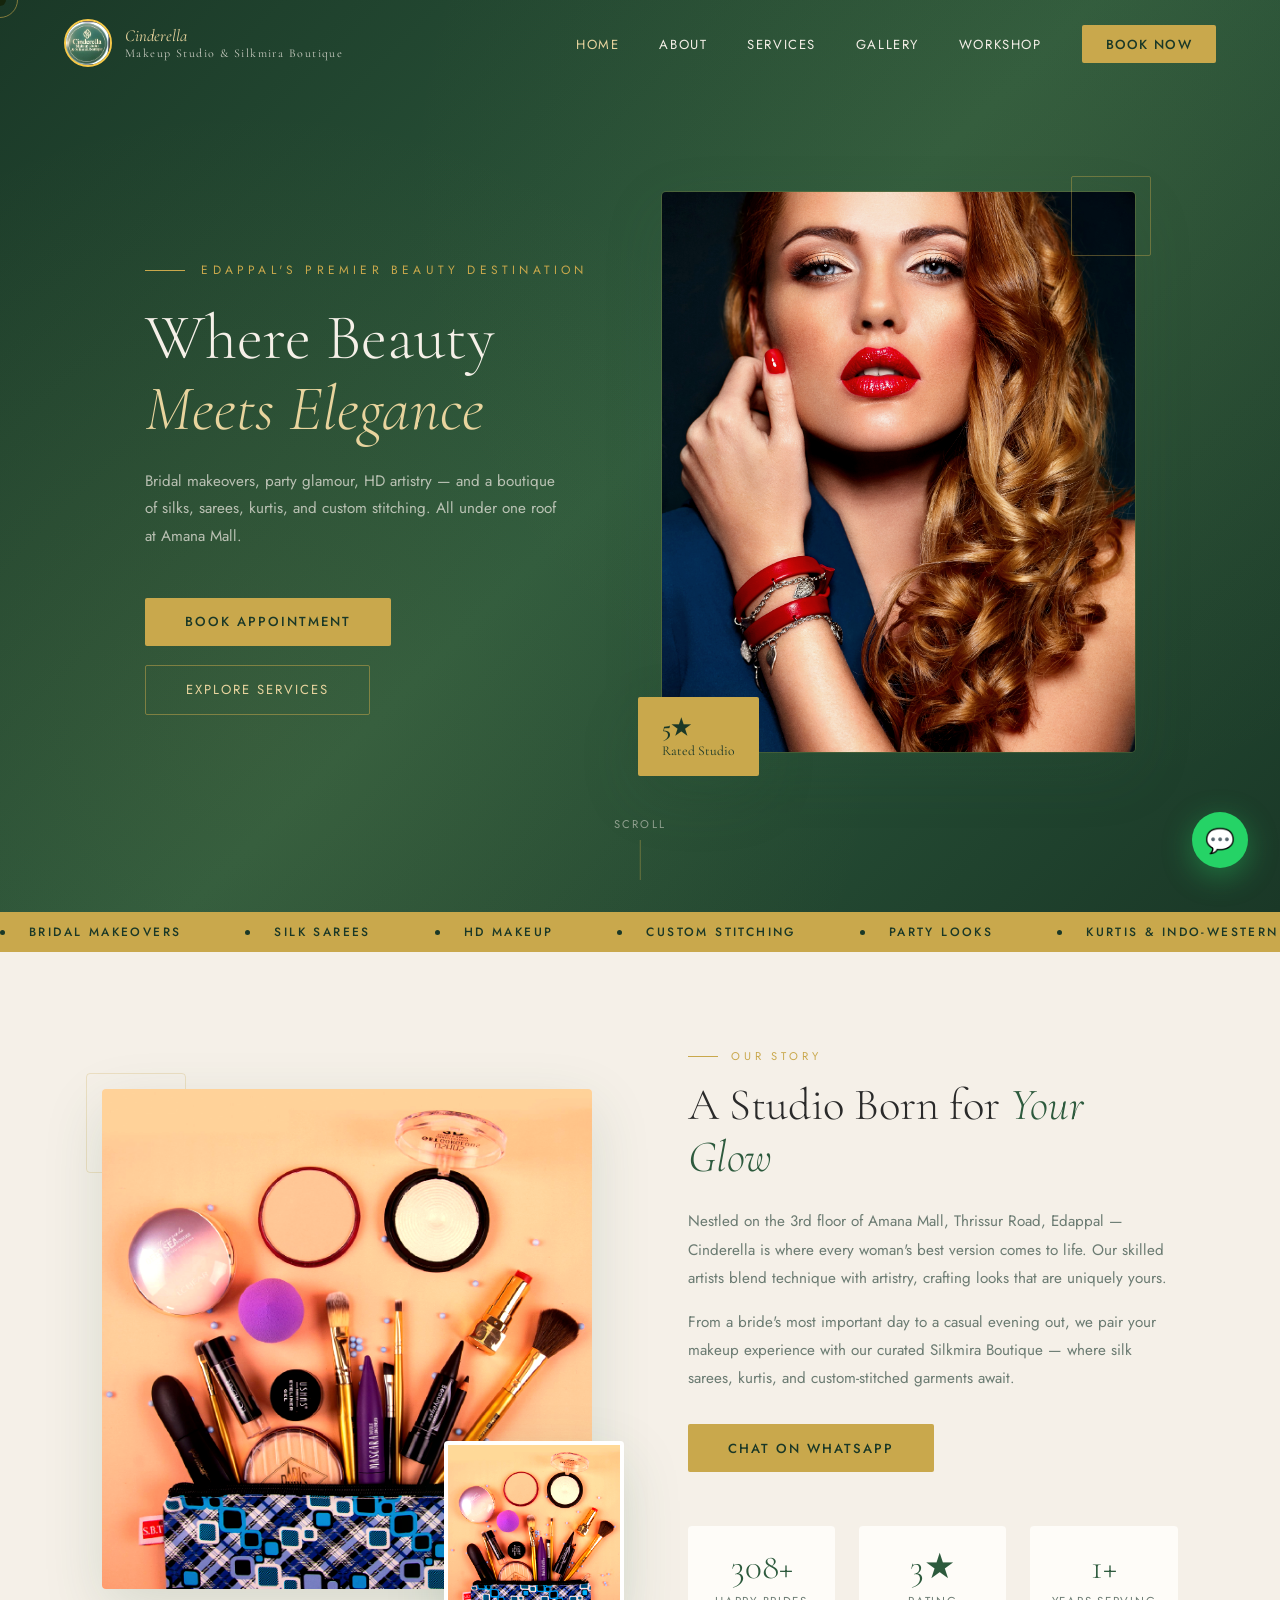
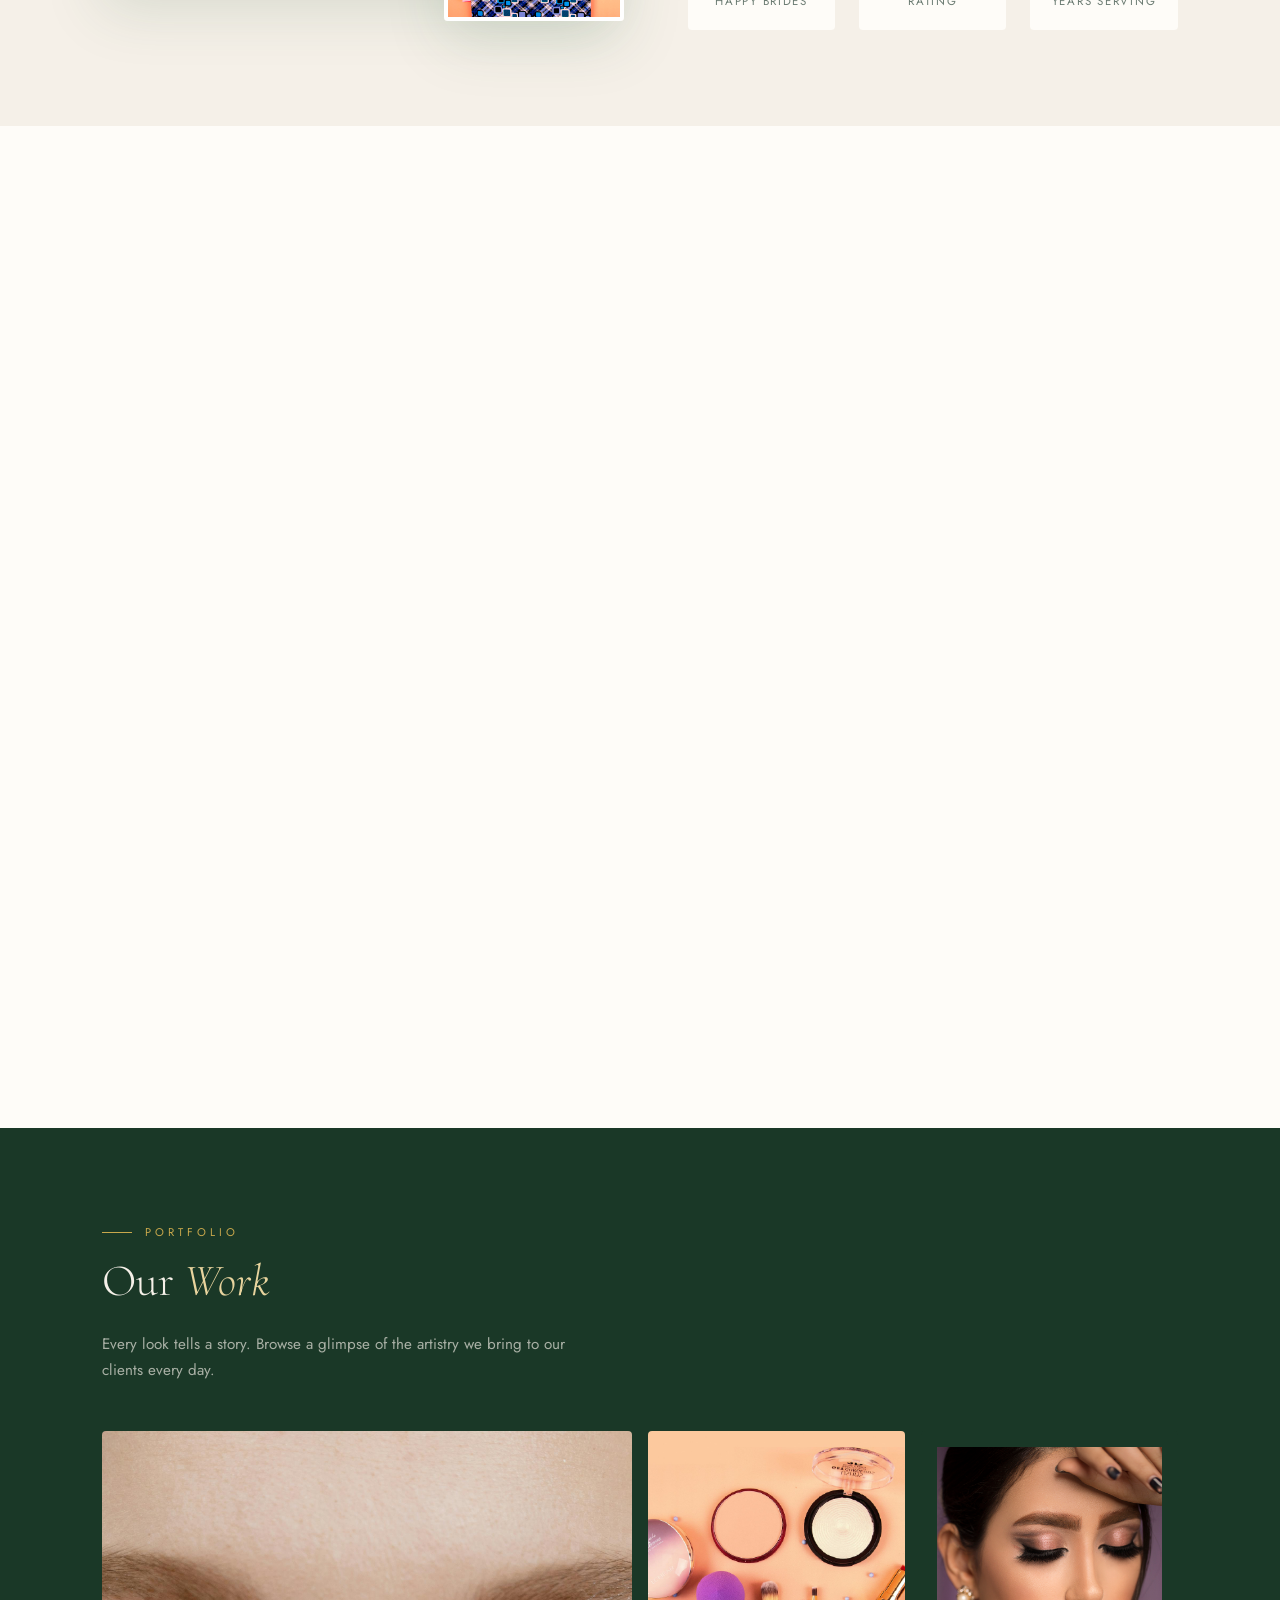
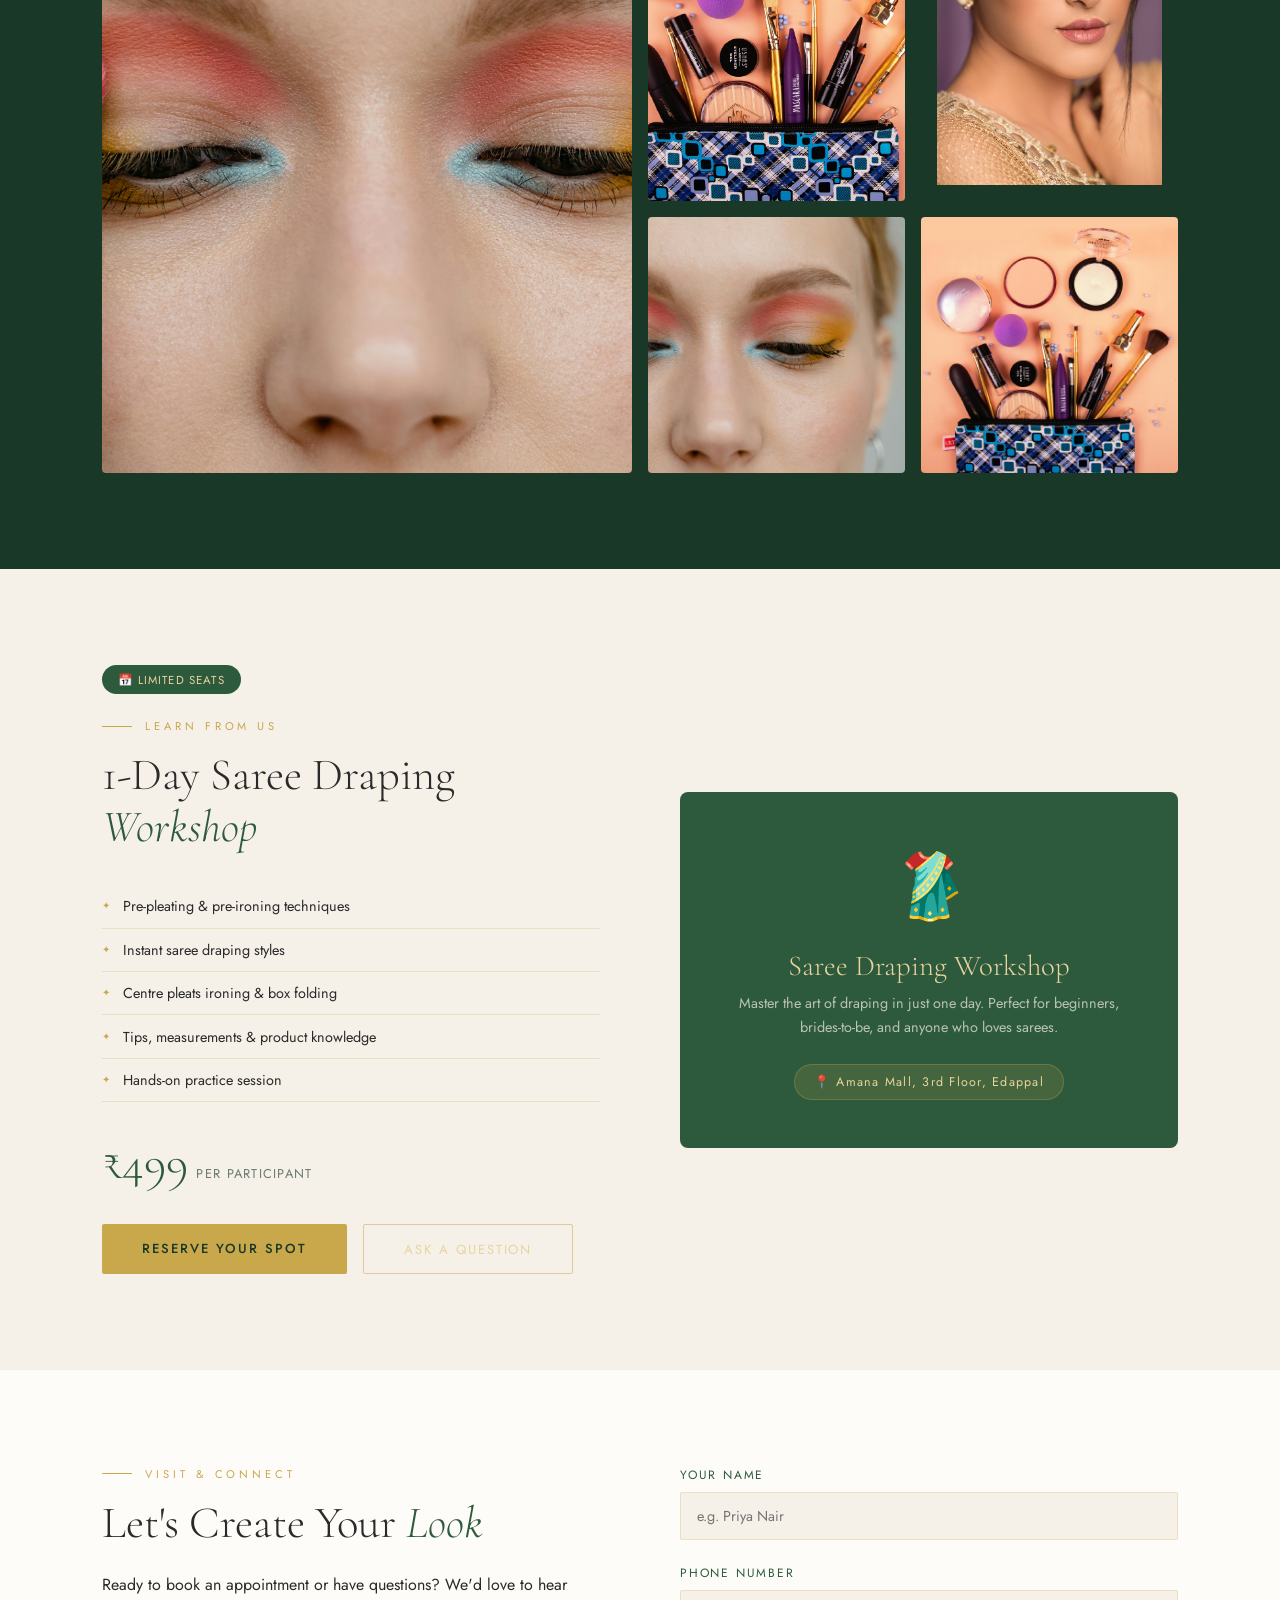
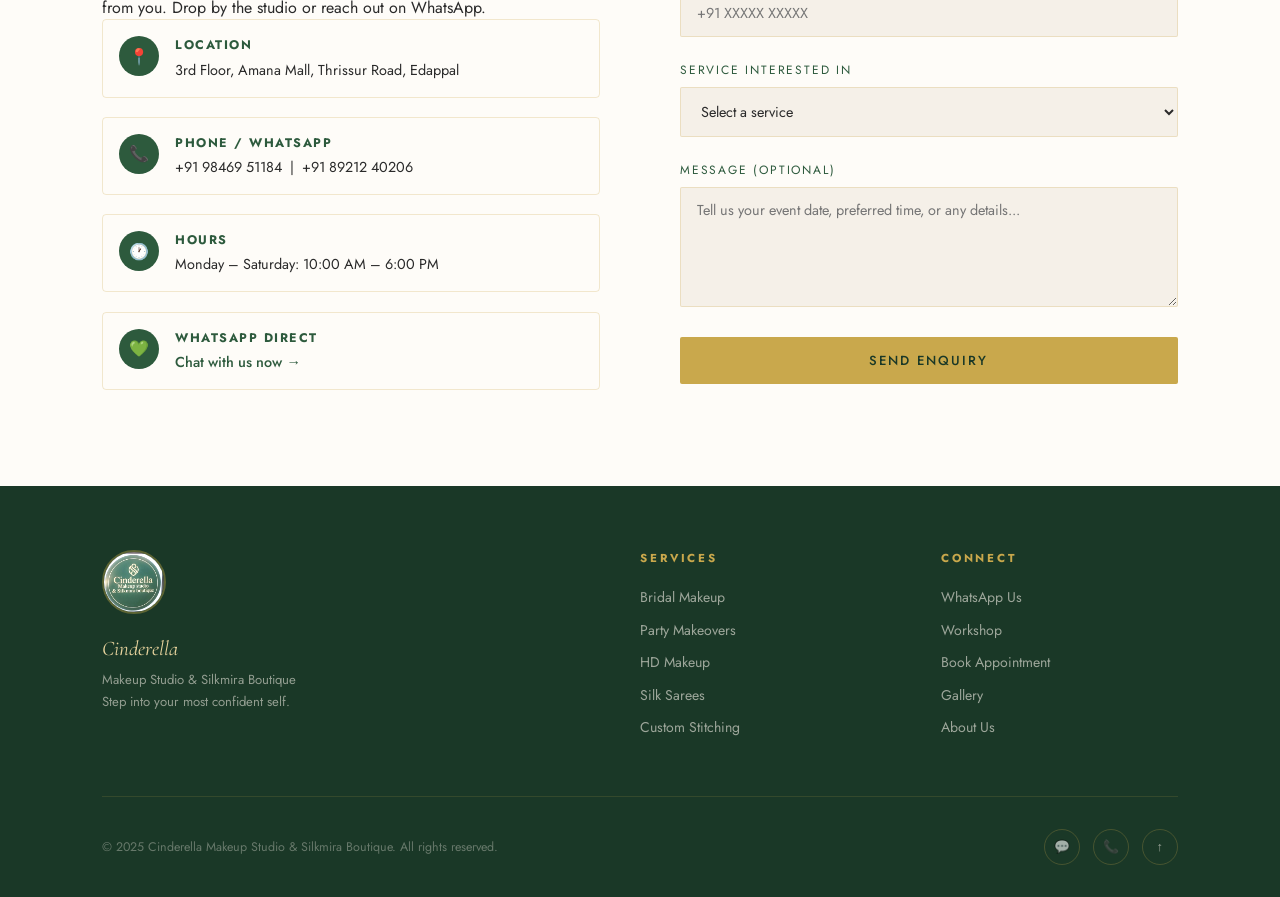
<file: index.html>
<!DOCTYPE html>
<html lang="en">
<head>
  <meta charset="UTF-8" />
  <meta name="viewport" content="width=device-width, initial-scale=1.0" />
  <link rel="icon" href="/assets/logo.jpg" type="image/x-icon" sizes="32x32" />
  <title>Cinderella Makeup Studio & Silkmira Boutique — Edappal</title>
  <meta name="description" content="Bridal & party makeovers, HD makeup, sarees, kurtis, and custom stitching at Cinderella Makeup Studio & Silkmira Boutique, Amana Mall, Edappal." />
  <link rel="stylesheet" href="css/style.css" />
  <link rel="stylesheet" href="css/animations.css" />
</head>
<body>

<!-- CURSOR -->
<div class="cursor"></div>
<div class="cursor-ring"></div>

<!-- LOADER -->
<div class="loader">
  <img src="assets/logo.jpg" alt="Cinderella" class="loader-logo" />
  <span class="loader-text">Cinderella</span>
</div>

<!-- MOBILE MENU -->
<div class="mobile-menu">
  <button class="mobile-close">✕</button>
  <a href="#home">Home</a>
  <a href="#about">About</a>
  <a href="#services">Services</a>
  <a href="#gallery">Gallery</a>
  <a href="#workshop">Workshop</a>
  <a href="#contact">Book Now</a>
</div>

<!-- NAVBAR -->
<nav>
  <a href="#home" class="nav-logo">
    <img src="assets/logo.jpg" alt="Cinderella Logo" />
    <div class="nav-brand">
      Cinderella
      <span>Makeup Studio & Silkmira Boutique</span>
    </div>
  </a>
  <ul class="nav-links">
    <li><a href="#home">Home</a></li>
    <li><a href="#about">About</a></li>
    <li><a href="#services">Services</a></li>
    <li><a href="#gallery">Gallery</a></li>
    <li><a href="#workshop">Workshop</a></li>
    <li><a href="#contact" class="nav-cta">Book Now</a></li>
  </ul>
  <div class="hamburger" aria-label="Menu">
    <span></span><span></span><span></span>
  </div>
</nav>

<!-- HERO -->
<section class="hero" id="home">
  <div class="hero-bg"></div>
  <div class="hero-pattern"></div>

  <div class="hero-left">
    <p class="hero-eyebrow">Edappal's Premier Beauty Destination</p>
    <h1 class="hero-title">
      Where Beauty
      <em>Meets Elegance</em>
    </h1>
    <p class="hero-desc">
      Bridal makeovers, party glamour, HD artistry — and a boutique of silks, sarees, kurtis, and custom stitching. All under one roof at Amana Mall.
    </p>
    <div class="hero-actions">
      <a href="#contact" class="btn-primary">Book Appointment</a>
      <a href="#services" class="btn-outline">Explore Services</a>
    </div>
  </div>

  <div class="hero-right">
    <div class="hero-img-wrap">
      <div class="hero-img-frame img-hover">
        <img src="assets/edappal beauyt parlour.jpg" alt="Makeup artistry" />
      </div>
      <div class="hero-img-badge">
        <strong>5★</strong>
        Rated Studio
      </div>
      <div class="hero-img-deco float-anim"></div>
    </div>
  </div>

  <div class="hero-scroll">Scroll</div>
</section>

<!-- TICKER -->
<div class="ticker" aria-hidden="true">
  <div class="ticker-inner">
    <span class="ticker-item"><span class="ticker-dot"></span> Bridal Makeovers</span>
    <span class="ticker-item"><span class="ticker-dot"></span> Silk Sarees</span>
    <span class="ticker-item"><span class="ticker-dot"></span> HD Makeup</span>
    <span class="ticker-item"><span class="ticker-dot"></span> Custom Stitching</span>
    <span class="ticker-item"><span class="ticker-dot"></span> Party Looks</span>
    <span class="ticker-item"><span class="ticker-dot"></span> Kurtis & Indo-Western</span>
    <span class="ticker-item"><span class="ticker-dot"></span> Saree Draping</span>
    <span class="ticker-item"><span class="ticker-dot"></span> Personalized Styling</span>
  </div>
</div>

<!-- ABOUT -->
<section class="about" id="about">
  <div class="about-grid">
    <div class="about-img-side reveal">
      <div class="about-deco"></div>
      <img src="assets/products.jpg" alt="Makeup products" class="about-img-main img-hover" style="border-radius:4px;overflow:hidden;" />
      <img src="assets/products.jpg" alt="Cinderella Logo" class="about-img-accent" />
    </div>
    <div class="about-content reveal">
      <p class="section-label">Our Story</p>
      <h2 class="section-title">A Studio Born for <em>Your Glow</em></h2>
      <p style="color:var(--text-muted);font-size:.95rem;line-height:1.85;margin-bottom:1rem;">
        Nestled on the 3rd floor of Amana Mall, Thrissur Road, Edappal — Cinderella is where every woman's best version comes to life. Our skilled artists blend technique with artistry, crafting looks that are uniquely yours.
      </p>
      <p style="color:var(--text-muted);font-size:.95rem;line-height:1.85;margin-bottom:2rem;">
        From a bride's most important day to a casual evening out, we pair your makeup experience with our curated Silkmira Boutique — where silk sarees, kurtis, and custom-stitched garments await.
      </p>
      <a href="https://wa.me/919846951184" target="_blank" class="btn-primary" style="display:inline-block;">
        Chat on WhatsApp
      </a>
      <div class="about-stats">
        <div class="stat">
          <span class="stat-num" data-count="500" data-suffix="+">0+</span>
          <span class="stat-label">Happy Brides</span>
        </div>
        <div class="stat">
          <span class="stat-num" data-count="5" data-suffix="★">0★</span>
          <span class="stat-label">Rating</span>
        </div>
        <div class="stat">
          <span class="stat-num" data-count="3" data-suffix="+">0+</span>
          <span class="stat-label">Years Serving</span>
        </div>
      </div>
    </div>
  </div>
</section>

<!-- SERVICES -->
<section class="services" id="services">
  <div class="services-header reveal">
    <p class="section-label">What We Offer</p>
    <h2 class="section-title">Beauty & <em>Boutique</em> Services</h2>
  </div>
  <div class="services-grid">
    <div class="service-card reveal">
      <div class="service-icon">💍</div>
      <h3 class="service-name">Bridal Makeup</h3>
      <p class="service-desc">Flawless HD bridal looks crafted to last through every moment of your special day. Traditional, fusion, or modern — we do it all.</p>
      <p class="service-price">✦ Signature Service</p>
    </div>
    <div class="service-card reveal">
      <div class="service-icon">🎉</div>
      <h3 class="service-name">Party Makeovers</h3>
      <p class="service-desc">From receptions to festive nights, we create party looks that make you the star of every event — bold, refined, unforgettable.</p>
      <p class="service-price">✦ On Request</p>
    </div>
    <div class="service-card reveal">
      <div class="service-icon">✨</div>
      <h3 class="service-name">HD Makeup</h3>
      <p class="service-desc">High-definition makeup with premium products for a camera-ready, skin-like finish that photographs beautifully in any light.</p>
      <p class="service-price">✦ Professional Grade</p>
    </div>
    <div class="service-card reveal">
      <div class="service-icon">🥻</div>
      <h3 class="service-name">Silk Sarees & Kurtis</h3>
      <p class="service-desc">Explore our Silkmira Boutique — a curated collection of silk sarees, kurtis, and Indo-Western wear to complement every occasion.</p>
      <p class="service-price">✦ Boutique Collection</p>
    </div>
    <div class="service-card reveal">
      <div class="service-icon">🪡</div>
      <h3 class="service-name">Custom Stitching</h3>
      <p class="service-desc">Tailored garments stitched to perfection — because the best outfit is one designed exactly for you and your body.</p>
      <p class="service-price">✦ Made to Measure</p>
    </div>
    <div class="service-card reveal">
      <div class="service-icon">🪞</div>
      <h3 class="service-name">Personal Styling</h3>
      <p class="service-desc">Personalized beauty consultations and styling tips — walk in for advice on your look, outfit coordination, and beauty routine.</p>
      <p class="service-price">✦ Complimentary Tips</p>
    </div>
  </div>
</section>

<!-- GALLERY -->
<section class="gallery-section" id="gallery">
  <p class="section-label reveal">Portfolio</p>
  <h2 class="section-title reveal">Our <em>Work</em></h2>
  <p class="gallery-intro reveal">Every look tells a story. Browse a glimpse of the artistry we bring to our clients every day.</p>
  <div class="gallery-grid">
    <div class="gallery-item reveal">
      <img src="assets/makeup-hero.jpg" alt="Eye makeup artistry" />
    </div>
    <div class="gallery-item reveal">
      <img src="assets/products.jpg" alt="Makeup products" />
    </div>
    <div class="gallery-item reveal">
      <img src="assets/cindereall.jpg" alt="Cinderella Studio" style="object-fit:contain;background:var(--forest-dark);padding:1rem;" />
    </div>
    <div class="gallery-item reveal">
      <img src="assets/makeup-hero.jpg" alt="Colorful eye look" style="object-position:right center;" />
    </div>
    <div class="gallery-item reveal">
      <img src="assets/products.jpg" alt="Beauty tools" style="object-position:center bottom;" />
    </div>
  </div>
</section>

<!-- WORKSHOP -->
<section class="workshop" id="workshop">
  <div class="workshop-inner">
    <div class="reveal">
      <span class="workshop-badge">📅 Limited Seats</span>
      <p class="section-label">Learn From Us</p>
      <h2 class="section-title">1-Day Saree Draping <em>Workshop</em></h2>
      <ul class="workshop-list">
        <li>Pre-pleating & pre-ironing techniques</li>
        <li>Instant saree draping styles</li>
        <li>Centre pleats ironing & box folding</li>
        <li>Tips, measurements & product knowledge</li>
        <li>Hands-on practice session</li>
      </ul>
      <div class="workshop-fee">
        <span class="fee-amount">₹499</span>
        <span class="fee-label">per participant</span>
      </div>
      <div style="margin-top:2rem;display:flex;gap:1rem;flex-wrap:wrap;">
        <a href="https://wa.me/919846951184?text=Hi!%20I%27d%20like%20to%20book%20the%20Saree%20Draping%20Workshop" target="_blank" class="btn-primary">Reserve Your Spot</a>
        <a href="https://wa.me/918921240206" target="_blank" class="btn-outline">Ask a Question</a>
      </div>
    </div>
    <div class="workshop-visual reveal">
      <div class="workshop-emoji float-anim">🥻</div>
      <h3>Saree Draping Workshop</h3>
      <p>Master the art of draping in just one day. Perfect for beginners, brides-to-be, and anyone who loves sarees.</p>
      <div class="venue-tag">📍 Amana Mall, 3rd Floor, Edappal</div>
    </div>
  </div>
</section>

<!-- CONTACT -->
<section class="contact" id="contact">
  <div class="contact-grid">
    <div class="reveal">
      <p class="section-label">Visit & Connect</p>
      <h2 class="section-title">Let's Create Your <em>Look</em></h2>
      <p>Ready to book an appointment or have questions? We'd love to hear from you. Drop by the studio or reach out on WhatsApp.</p>
      <div class="contact-items">
        <div class="contact-item">
          <div class="contact-icon">📍</div>
          <div class="contact-text">
            <strong>Location</strong>
            <span>3rd Floor, Amana Mall, Thrissur Road, Edappal</span>
          </div>
        </div>
        <div class="contact-item">
          <div class="contact-icon">📞</div>
          <div class="contact-text">
            <strong>Phone / WhatsApp</strong>
            <span>+91 98469 51184 &nbsp;|&nbsp; +91 89212 40206</span>
          </div>
        </div>
        <div class="contact-item">
          <div class="contact-icon">🕐</div>
          <div class="contact-text">
            <strong>Hours</strong>
            <span>Monday – Saturday: 10:00 AM – 6:00 PM</span>
          </div>
        </div>
        <div class="contact-item">
          <div class="contact-icon">💚</div>
          <div class="contact-text">
            <strong>WhatsApp Direct</strong>
            <span><a href="https://wa.me/919846951184" target="_blank" style="color:var(--forest);text-decoration:none;font-weight:500;">Chat with us now →</a></span>
          </div>
        </div>
      </div>
    </div>

    <div class="contact-form-wrap reveal">
      <form class="contact-form">
        <div class="form-group">
          <label for="name">Your Name</label>
          <input type="text" id="name" placeholder="e.g. Priya Nair" required />
        </div>
        <div class="form-group">
          <label for="phone">Phone Number</label>
          <input type="tel" id="phone" placeholder="+91 XXXXX XXXXX" required />
        </div>
        <div class="form-group">
          <label for="service">Service Interested In</label>
          <select id="service">
            <option value="">Select a service</option>
            <option>Bridal Makeup</option>
            <option>Party Makeover</option>
            <option>HD Makeup</option>
            <option>Saree Draping Workshop</option>
            <option>Boutique / Shopping</option>
            <option>Custom Stitching</option>
            <option>Personal Styling</option>
          </select>
        </div>
        <div class="form-group">
          <label for="message">Message (Optional)</label>
          <textarea id="message" placeholder="Tell us your event date, preferred time, or any details..."></textarea>
        </div>
        <button type="submit" class="btn-primary" style="width:100%;justify-content:center;">Send Enquiry</button>
      </form>
      <div class="form-success">
        <div style="font-size:2.5rem;margin-bottom:1rem;">✨</div>
        <h3>Thank You!</h3>
        <p style="color:rgba(245,240,232,0.8);margin-top:0.5rem;">We'll get back to you on WhatsApp shortly. See you at the studio!</p>
      </div>
    </div>
  </div>
</section>

<!-- FOOTER -->
<footer>
  <div class="footer-grid">
    <div>
      <img src="assets/logo.jpg" alt="Cinderella" class="footer-logo-img" />
      <div class="footer-brand">Cinderella</div>
      <p class="footer-tagline">Makeup Studio & Silkmira Boutique<br />Step into your most confident self.</p>
    </div>
    <div class="footer-col">
      <h4>Services</h4>
      <ul>
        <li><a href="#services">Bridal Makeup</a></li>
        <li><a href="#services">Party Makeovers</a></li>
        <li><a href="#services">HD Makeup</a></li>
        <li><a href="#services">Silk Sarees</a></li>
        <li><a href="#services">Custom Stitching</a></li>
      </ul>
    </div>
    <div class="footer-col">
      <h4>Connect</h4>
      <ul>
        <li><a href="https://wa.me/919846951184" target="_blank">WhatsApp Us</a></li>
        <li><a href="#workshop">Workshop</a></li>
        <li><a href="#contact">Book Appointment</a></li>
        <li><a href="#gallery">Gallery</a></li>
        <li><a href="#about">About Us</a></li>
      </ul>
    </div>
  </div>
  <div class="footer-bottom">
    <p class="footer-copy">© 2025 Cinderella Makeup Studio & Silkmira Boutique. All rights reserved.</p>
    <div class="footer-socials">
      <a href="https://wa.me/919846951184" target="_blank" class="social-btn" aria-label="WhatsApp">💬</a>
      <a href="tel:+919846951184" class="social-btn" aria-label="Call">📞</a>
      <a href="#home" class="social-btn" aria-label="Top">↑</a>
    </div>
  </div>
</footer>


<!-- WHATSAPP FLOAT -->
<a href="https://wa.me/919846951184?text=Hi%20Cinderella!%20I%27d%20like%20to%20book%20an%20appointment." target="_blank" class="wa-float" aria-label="WhatsApp"
   style="position:fixed;bottom:2rem;right:2rem;z-index:500;width:56px;height:56px;background:#25d366;border-radius:50%;display:flex;align-items:center;justify-content:center;box-shadow:0 8px 30px rgba(37,211,102,0.4);font-size:1.5rem;text-decoration:none;transition:transform 0.3s,box-shadow 0.3s;"
   onmouseover="this.style.transform='scale(1.12)';this.style.boxShadow='0 12px 40px rgba(37,211,102,0.5)'"
   onmouseout="this.style.transform='scale(1)';this.style.boxShadow='0 8px 30px rgba(37,211,102,0.4)'">
  💬
</a>

<script src="js/main.js"></script>
<script src="js/effects.js"></script>
</body>
</html>
</file>
<file: css/style.css>
/* ===== CINDERELLA MAKEUP STUDIO & SILKMIRA BOUTIQUE ===== */

@import url('https://fonts.googleapis.com/css2?family=Cormorant+Garamond:ital,wght@0,300;0,400;0,600;1,300;1,400&family=Jost:wght@300;400;500;600&display=swap');

:root {
  --forest: #2d5a3d;
  --forest-dark: #1a3827;
  --forest-light: #3d7a54;
  --cream: #f5f0e8;
  --gold: #c9a84c;
  --gold-light: #e8d49e;
  --blush: #e8b4b8;
  --rose: #c97b84;
  --white: #fefcf8;
  --charcoal: #2a2a2a;
  --text-muted: #6b7b72;
  --border: rgba(201, 168, 76, 0.25);
  --shadow: 0 20px 60px rgba(45, 90, 61, 0.15);
  --shadow-gold: 0 10px 40px rgba(201, 168, 76, 0.2);
}

*, *::before, *::after { box-sizing: border-box; margin: 0; padding: 0; }

html { scroll-behavior: smooth; font-size: 16px; }

body {
  font-family: 'Jost', sans-serif;
  background: var(--white);
  color: var(--charcoal);
  overflow-x: hidden;
  cursor: none;
}

/* ===== CUSTOM CURSOR ===== */
.cursor {
  width: 12px; height: 12px;
  background: var(--gold);
  border-radius: 50%;
  position: fixed; top: 0; left: 0;
  pointer-events: none; z-index: 9999;
  transform: translate(-50%, -50%);
  transition: transform 0.1s ease, width 0.3s, height 0.3s, background 0.3s;
  mix-blend-mode: multiply;
}
.cursor-ring {
  width: 36px; height: 36px;
  border: 1.5px solid var(--gold);
  border-radius: 50%;
  position: fixed; top: 0; left: 0;
  pointer-events: none; z-index: 9998;
  transform: translate(-50%, -50%);
  transition: transform 0.12s ease, opacity 0.3s;
  opacity: 0.6;
}
body:hover .cursor { opacity: 1; }

/* ===== LOADER ===== */
.loader {
  position: fixed; inset: 0;
  background: var(--forest-dark);
  z-index: 10000;
  display: flex; align-items: center; justify-content: center;
  flex-direction: column;
  gap: 1.5rem;
  transition: opacity 0.8s ease, visibility 0.8s ease;
}
.loader.hidden { opacity: 0; visibility: hidden; }
.loader-logo {
  width: 100px; height: 100px;
  border-radius: 50%;
  object-fit: cover;
  filter: brightness(1.2) contrast(1.1);
  animation: loaderPulse 1.5s ease-in-out infinite;
}
.loader-text {
  font-family: 'Cormorant Garamond', serif;
  color: var(--gold-light);
  font-size: 1.2rem;
  letter-spacing: 0.3em;
  text-transform: uppercase;
  animation: loaderFade 1.5s ease-in-out infinite;
}
@keyframes loaderPulse { 0%,100% { transform: scale(1); } 50% { transform: scale(1.08); } }
@keyframes loaderFade { 0%,100% { opacity: 0.5; } 50% { opacity: 1; } }

/* ===== NAVBAR ===== */
nav {
  position: fixed; top: 0; left: 0; right: 0; z-index: 1000;
  padding: 1.2rem 5%;
  display: flex; align-items: center; justify-content: space-between;
  transition: all 0.4s ease;
  background: transparent;
}
nav.scrolled {
  background: rgba(26, 56, 39, 0.96);
  backdrop-filter: blur(12px);
  padding: 0.8rem 5%;
  box-shadow: 0 4px 30px rgba(0,0,0,0.2);
}
.nav-logo {
  display: flex; align-items: center; gap: 0.8rem; text-decoration: none;
}
.nav-logo img {
  width: 48px; height: 48px; border-radius: 50%;
  object-fit: cover;
  filter: brightness(1.15) contrast(1.1) saturate(1.1);
  border: 2px solid var(--gold);
  transition: transform 0.3s ease;
}
.nav-logo:hover img { transform: rotate(8deg) scale(1.05); }
.nav-brand {
  font-family: 'Cormorant Garamond', serif;
  color: var(--gold-light);
  font-size: 1.05rem;
  line-height: 1.2;
  font-style: italic;
}
.nav-brand span { display: block; font-size: 0.75rem; font-style: normal; letter-spacing: 0.12em; color: var(--cream); opacity: 0.8; }

.nav-links {
  display: flex; gap: 2.5rem; list-style: none;
}
.nav-links a {
  color: var(--cream); text-decoration: none;
  font-size: 0.82rem; letter-spacing: 0.12em; text-transform: uppercase;
  font-weight: 400;
  position: relative;
  transition: color 0.3s;
}
.nav-links a::after {
  content: ''; position: absolute; bottom: -4px; left: 0; right: 0;
  height: 1px; background: var(--gold);
  transform: scaleX(0); transition: transform 0.3s ease;
}
.nav-links a:hover { color: var(--gold-light); }
.nav-links a:hover::after { transform: scaleX(1); }

.nav-cta {
  padding: 0.6rem 1.5rem;
  background: var(--gold);
  color: var(--forest-dark) !important;
  border-radius: 2px;
  font-weight: 500 !important;
  letter-spacing: 0.1em !important;
  transition: background 0.3s, transform 0.2s !important;
}
.nav-cta:hover { background: var(--gold-light) !important; transform: translateY(-1px); }
.nav-cta::after { display: none !important; }

.hamburger {
  display: none; flex-direction: column; gap: 5px; cursor: pointer; padding: 4px;
}
.hamburger span { width: 24px; height: 1.5px; background: var(--cream); transition: all 0.3s; display: block; }

/* ===== HERO ===== */
.hero {
  min-height: 100vh;
  position: relative;
  display: grid;
  grid-template-columns: 1fr 1fr;
  overflow: hidden;
}
.hero-bg {
  position: absolute; inset: 0;
  background: linear-gradient(135deg, var(--forest-dark) 0%, var(--forest) 50%, var(--forest-dark) 100%);
}
.hero-pattern {
  position: absolute; inset: 0;
  background-image: radial-gradient(circle at 20% 80%, rgba(201,168,76,0.08) 0%, transparent 50%),
                    radial-gradient(circle at 80% 20%, rgba(201,168,76,0.06) 0%, transparent 50%);
}
.hero-left {
  position: relative; z-index: 2;
  display: flex; flex-direction: column; justify-content: center;
  padding: 8rem 5% 4rem 8%;
}
.hero-eyebrow {
  font-size: 0.75rem; letter-spacing: 0.35em; text-transform: uppercase;
  color: var(--gold); margin-bottom: 1.5rem;
  display: flex; align-items: center; gap: 1rem;
  opacity: 0; animation: fadeSlideUp 0.8s 0.3s ease forwards;
}
.hero-eyebrow::before {
  content: ''; width: 40px; height: 1px; background: var(--gold); flex-shrink: 0;
}
.hero-title {
  font-family: 'Cormorant Garamond', serif;
  font-size: clamp(2.8rem, 5vw, 4.5rem);
  color: var(--cream);
  font-weight: 300;
  line-height: 1.1;
  margin-bottom: 1.5rem;
  opacity: 0; animation: fadeSlideUp 0.8s 0.5s ease forwards;
}
.hero-title em {
  font-style: italic; color: var(--gold-light);
  display: block;
}
.hero-desc {
  color: rgba(245, 240, 232, 0.7);
  font-size: 0.95rem; line-height: 1.8;
  max-width: 420px; margin-bottom: 3rem;
  opacity: 0; animation: fadeSlideUp 0.8s 0.7s ease forwards;
}
.hero-actions {
  display: flex; gap: 1.2rem; flex-wrap: wrap;
  opacity: 0; animation: fadeSlideUp 0.8s 0.9s ease forwards;
}
.btn-primary {
  padding: 0.9rem 2.5rem;
  background: var(--gold);
  color: var(--forest-dark);
  text-decoration: none; border: none;
  font-family: 'Jost', sans-serif;
  font-size: 0.82rem; font-weight: 500;
  letter-spacing: 0.15em; text-transform: uppercase;
  cursor: pointer; border-radius: 2px;
  transition: all 0.3s ease;
  position: relative; overflow: hidden;
}
.btn-primary::before {
  content: ''; position: absolute; inset: 0;
  background: var(--forest-dark); opacity: 0;
  transition: opacity 0.3s;
}
.btn-primary:hover { transform: translateY(-2px); box-shadow: var(--shadow-gold); }
.btn-outline {
  padding: 0.9rem 2.5rem;
  border: 1px solid rgba(201,168,76,0.5);
  color: var(--gold-light);
  text-decoration: none;
  font-size: 0.82rem; font-weight: 400;
  letter-spacing: 0.15em; text-transform: uppercase;
  border-radius: 2px;
  transition: all 0.3s ease;
}
.btn-outline:hover { border-color: var(--gold); background: rgba(201,168,76,0.08); }

.hero-right {
  position: relative; z-index: 2;
  display: flex; align-items: center; justify-content: center;
  padding: 6rem 8% 4rem 4%;
}
.hero-img-wrap {
  position: relative; width: 100%; max-width: 480px;
}
.hero-img-frame {
  position: relative;
  border-radius: 4px;
  overflow: hidden;
  box-shadow: var(--shadow), 0 0 0 1px rgba(201,168,76,0.2);
  opacity: 0; animation: fadeSlideLeft 0.9s 0.6s ease forwards;
}
.hero-img-frame img {
  width: 100%; height: 560px; object-fit: cover;
  filter: contrast(1.12) saturate(1.15) brightness(0.95) sepia(0.08);
  display: block;
  transition: transform 0.8s ease;
}
.hero-img-frame:hover img { transform: scale(1.04); }
.hero-img-badge {
  position: absolute; bottom: -1.5rem; left: -1.5rem;
  background: var(--gold);
  color: var(--forest-dark);
  padding: 1rem 1.5rem;
  border-radius: 2px;
  font-family: 'Cormorant Garamond', serif;
  font-size: 0.85rem;
  line-height: 1.3;
  box-shadow: var(--shadow);
  z-index: 3;
}
.hero-img-badge strong { display: block; font-size: 1.4rem; font-weight: 600; }
.hero-img-deco {
  position: absolute; top: -1rem; right: -1rem;
  width: 80px; height: 80px;
  border: 1px solid rgba(201,168,76,0.4);
  border-radius: 2px;
  z-index: 1;
}

.hero-scroll {
  position: absolute; bottom: 2rem; left: 50%; transform: translateX(-50%);
  z-index: 3; display: flex; flex-direction: column; align-items: center; gap: 0.5rem;
  color: rgba(245,240,232,0.5); font-size: 0.7rem; letter-spacing: 0.2em; text-transform: uppercase;
  animation: bounce 2s ease-in-out infinite;
}
.hero-scroll::after {
  content: ''; width: 1px; height: 40px; background: rgba(201,168,76,0.4);
}
@keyframes bounce { 0%,100% { transform: translateX(-50%) translateY(0); } 50% { transform: translateX(-50%) translateY(6px); } }

/* ===== TICKER ===== */
.ticker {
  background: var(--gold);
  padding: 0.7rem 0; overflow: hidden;
}
.ticker-inner {
  display: flex; gap: 4rem;
  animation: ticker 20s linear infinite;
  white-space: nowrap;
}
.ticker-item {
  font-size: 0.75rem; letter-spacing: 0.2em; text-transform: uppercase;
  color: var(--forest-dark); font-weight: 500;
  display: flex; align-items: center; gap: 1.5rem; flex-shrink: 0;
}
.ticker-dot { width: 5px; height: 5px; border-radius: 50%; background: var(--forest-dark); }
@keyframes ticker { from { transform: translateX(0); } to { transform: translateX(-50%); } }

/* ===== SECTIONS ===== */
section { padding: 6rem 8%; }

.section-label {
  font-size: 0.7rem; letter-spacing: 0.35em; text-transform: uppercase;
  color: var(--gold); margin-bottom: 1rem;
  display: flex; align-items: center; gap: 0.8rem;
}
.section-label::before { content: ''; width: 30px; height: 1px; background: var(--gold); }
.section-title {
  font-family: 'Cormorant Garamond', serif;
  font-size: clamp(2rem, 3.5vw, 3rem);
  font-weight: 300; line-height: 1.15;
  margin-bottom: 1.5rem;
}
.section-title em { font-style: italic; color: var(--forest); }

/* ===== ABOUT ===== */
.about { background: var(--cream); }
.about-grid {
  display: grid; grid-template-columns: 1fr 1fr; gap: 6rem; align-items: center;
}
.about-img-side { position: relative; }
.about-img-main {
  width: 100%; height: 500px; object-fit: cover;
  border-radius: 4px;
  filter: contrast(1.1) saturate(1.2) brightness(1.0) sepia(0.05);
  display: block;
  box-shadow: var(--shadow);
}
.about-img-accent {
  position: absolute; bottom: -2rem; right: -2rem;
  width: 180px; height: 180px;
  object-fit: cover; border-radius: 4px;
  filter: contrast(1.1) saturate(1.3) brightness(1.05);
  border: 4px solid var(--white);
  box-shadow: var(--shadow);
}
.about-deco {
  position: absolute; top: -1rem; left: -1rem;
  width: 100px; height: 100px;
  border: 1px solid var(--border);
  border-radius: 4px; z-index: -1;
}
.about-stats {
  display: grid; grid-template-columns: repeat(3, 1fr); gap: 1.5rem; margin-top: 3rem;
}
.stat { text-align: center; padding: 1.2rem; background: var(--white); border-radius: 4px; }
.stat-num {
  font-family: 'Cormorant Garamond', serif;
  font-size: 2.2rem; font-weight: 300; color: var(--forest);
  display: block;
}
.stat-label { font-size: 0.72rem; letter-spacing: 0.15em; text-transform: uppercase; color: var(--text-muted); }

/* ===== SERVICES ===== */
.services { background: var(--white); }
.services-header { text-align: center; max-width: 600px; margin: 0 auto 4rem; }
.services-header .section-label { justify-content: center; }
.services-header .section-label::before { display: none; }
.services-grid {
  display: grid; grid-template-columns: repeat(3, 1fr); gap: 2rem;
}
.service-card {
  padding: 2.5rem 2rem;
  border: 1px solid var(--border);
  border-radius: 4px;
  transition: all 0.4s ease;
  position: relative; overflow: hidden;
  background: var(--white);
}
.service-card::before {
  content: ''; position: absolute; inset: 0;
  background: linear-gradient(135deg, var(--forest) 0%, var(--forest-light) 100%);
  opacity: 0; transition: opacity 0.4s ease;
}
.service-card:hover { transform: translateY(-6px); box-shadow: var(--shadow); }
.service-card:hover::before { opacity: 1; }
.service-card:hover * { color: var(--cream) !important; }
.service-card:hover .service-icon { background: rgba(255,255,255,0.15); border-color: rgba(255,255,255,0.3); }
.service-icon {
  width: 56px; height: 56px; border-radius: 50%;
  border: 1px solid var(--border);
  display: flex; align-items: center; justify-content: center;
  font-size: 1.5rem; margin-bottom: 1.5rem;
  position: relative; z-index: 1;
  transition: all 0.4s ease;
}
.service-name {
  font-family: 'Cormorant Garamond', serif;
  font-size: 1.4rem; font-weight: 400; color: var(--forest-dark);
  margin-bottom: 0.8rem; position: relative; z-index: 1;
  transition: color 0.4s;
}
.service-desc {
  font-size: 0.875rem; line-height: 1.7; color: var(--text-muted);
  position: relative; z-index: 1; transition: color 0.4s;
}
.service-price {
  margin-top: 1.5rem; font-size: 0.75rem; letter-spacing: 0.15em;
  text-transform: uppercase; color: var(--gold);
  position: relative; z-index: 1; font-weight: 500;
  transition: color 0.4s;
}

/* ===== GALLERY ===== */
.gallery-section { background: var(--forest-dark); padding: 6rem 8%; }
.gallery-section .section-label { color: var(--gold); }
.gallery-section .section-title { color: var(--cream); }
.gallery-section .section-title em { color: var(--gold-light); }
.gallery-intro { color: rgba(245,240,232,0.65); font-size: 0.95rem; line-height: 1.7; max-width: 500px; margin-bottom: 3rem; }
.gallery-grid {
  display: grid;
  grid-template-columns: repeat(4, 1fr);
  grid-template-rows: auto auto;
  gap: 1rem;
}
.gallery-item {
  overflow: hidden; border-radius: 4px; cursor: pointer;
  position: relative;
}
.gallery-item:first-child { grid-column: span 2; grid-row: span 2; }
.gallery-item img {
  width: 100%; height: 100%; object-fit: cover; display: block;
  transition: transform 0.6s ease, filter 0.4s ease;
  min-height: 200px;
}
.gallery-item:first-child img { min-height: 420px; }
.gallery-item::after {
  content: ''; position: absolute; inset: 0;
  background: linear-gradient(to top, rgba(26,56,39,0.7) 0%, transparent 50%);
  opacity: 0; transition: opacity 0.4s;
}
.gallery-item:hover img { transform: scale(1.08); filter: brightness(1.05) saturate(1.2); }
.gallery-item:hover::after { opacity: 1; }

/* ===== WORKSHOP ===== */
.workshop { background: var(--cream); }
.workshop-inner {
  display: grid; grid-template-columns: 1fr 1fr; gap: 5rem; align-items: center;
}
.workshop-badge {
  display: inline-flex; align-items: center; gap: 0.6rem;
  background: var(--forest); color: var(--gold-light);
  padding: 0.4rem 1rem; border-radius: 20px;
  font-size: 0.72rem; letter-spacing: 0.1em; text-transform: uppercase;
  margin-bottom: 1.5rem;
}
.workshop-list { list-style: none; margin: 2rem 0; }
.workshop-list li {
  padding: 0.7rem 0; border-bottom: 1px solid var(--border);
  font-size: 0.9rem; color: var(--charcoal);
  display: flex; align-items: center; gap: 0.8rem;
}
.workshop-list li::before { content: '✦'; color: var(--gold); font-size: 0.6rem; flex-shrink: 0; }
.workshop-fee {
  display: flex; align-items: baseline; gap: 0.5rem; margin-top: 2rem;
}
.fee-amount {
  font-family: 'Cormorant Garamond', serif;
  font-size: 3rem; color: var(--forest); font-weight: 300;
}
.fee-label { font-size: 0.8rem; color: var(--text-muted); letter-spacing: 0.1em; text-transform: uppercase; }
.workshop-visual {
  position: relative;
  background: var(--forest);
  border-radius: 8px; padding: 3rem;
  text-align: center; color: var(--cream);
}
.workshop-emoji { font-size: 4rem; margin-bottom: 1rem; }
.workshop-visual h3 {
  font-family: 'Cormorant Garamond', serif;
  font-size: 1.8rem; font-weight: 300; margin-bottom: 0.5rem; color: var(--gold-light);
}
.workshop-visual p { color: rgba(245,240,232,0.7); font-size: 0.9rem; line-height: 1.7; }
.venue-tag {
  display: inline-block; margin-top: 1.5rem;
  background: rgba(201,168,76,0.15); border: 1px solid rgba(201,168,76,0.3);
  color: var(--gold-light); padding: 0.5rem 1.2rem; border-radius: 20px;
  font-size: 0.78rem; letter-spacing: 0.1em;
}

/* ===== CONTACT ===== */
.contact { background: var(--white); }
.contact-grid { display: grid; grid-template-columns: 1fr 1fr; gap: 5rem; }
.contact-info p { font-size: 0.95rem; line-height: 1.8; color: var(--text-muted); margin-bottom: 2rem; }
.contact-items { display: flex; flex-direction: column; gap: 1.2rem; }
.contact-item {
  display: flex; align-items: flex-start; gap: 1rem;
  padding: 1rem; border: 1px solid var(--border); border-radius: 4px;
  transition: border-color 0.3s, box-shadow 0.3s;
}
.contact-item:hover { border-color: var(--gold); box-shadow: var(--shadow-gold); }
.contact-icon {
  width: 40px; height: 40px; background: var(--forest);
  border-radius: 50%; display: flex; align-items: center; justify-content: center;
  font-size: 1rem; flex-shrink: 0;
}
.contact-text strong { display: block; font-size: 0.78rem; letter-spacing: 0.12em; text-transform: uppercase; color: var(--forest); margin-bottom: 0.2rem; }
.contact-text span { font-size: 0.9rem; color: var(--charcoal); }

.contact-form-wrap { }
.form-group { margin-bottom: 1.5rem; }
.form-group label { display: block; font-size: 0.75rem; letter-spacing: 0.15em; text-transform: uppercase; color: var(--forest); margin-bottom: 0.5rem; }
.form-group input,
.form-group textarea,
.form-group select {
  width: 100%; padding: 0.8rem 1rem;
  border: 1px solid var(--border); border-radius: 2px;
  background: var(--cream); color: var(--charcoal);
  font-family: 'Jost', sans-serif; font-size: 0.9rem;
  outline: none; transition: border-color 0.3s;
}
.form-group input:focus,
.form-group textarea:focus,
.form-group select:focus { border-color: var(--gold); }
.form-group textarea { min-height: 120px; resize: vertical; }
.form-success {
  text-align: center; padding: 2rem;
  background: linear-gradient(135deg, var(--forest) 0%, var(--forest-light) 100%);
  border-radius: 4px; color: var(--cream); display: none;
}
.form-success.visible { display: block; }
.form-success h3 { font-family: 'Cormorant Garamond', serif; font-size: 1.8rem; margin-bottom: 0.5rem; }

/* ===== FOOTER ===== */
footer {
  background: var(--forest-dark);
  color: var(--cream);
  padding: 4rem 8% 2rem;
}
.footer-grid { display: grid; grid-template-columns: 2fr 1fr 1fr; gap: 4rem; margin-bottom: 3rem; }
.footer-logo-img {
  width: 64px; height: 64px; border-radius: 50%; object-fit: cover;
  filter: brightness(1.2) saturate(1.1);
  border: 2px solid rgba(201,168,76,0.3); margin-bottom: 1rem;
}
.footer-brand {
  font-family: 'Cormorant Garamond', serif;
  font-size: 1.3rem; color: var(--gold-light); font-style: italic; margin-bottom: 0.5rem;
}
.footer-tagline { font-size: 0.82rem; color: rgba(245,240,232,0.55); line-height: 1.7; }
.footer-col h4 { font-size: 0.72rem; letter-spacing: 0.25em; text-transform: uppercase; color: var(--gold); margin-bottom: 1.2rem; }
.footer-col ul { list-style: none; }
.footer-col li { margin-bottom: 0.6rem; }
.footer-col a { color: rgba(245,240,232,0.6); text-decoration: none; font-size: 0.88rem; transition: color 0.3s; }
.footer-col a:hover { color: var(--gold-light); }
.footer-bottom {
  border-top: 1px solid rgba(201,168,76,0.15);
  padding-top: 2rem; display: flex;
  justify-content: space-between; align-items: center;
}
.footer-copy { font-size: 0.78rem; color: rgba(245,240,232,0.35); }
.footer-socials { display: flex; gap: 0.8rem; }
.social-btn {
  width: 36px; height: 36px; border-radius: 50%;
  border: 1px solid rgba(201,168,76,0.25);
  display: flex; align-items: center; justify-content: center;
  color: rgba(245,240,232,0.6); font-size: 0.8rem; text-decoration: none;
  transition: all 0.3s;
}
.social-btn:hover { border-color: var(--gold); color: var(--gold-light); background: rgba(201,168,76,0.1); }

/* ===== ANIMATIONS ===== */
@keyframes fadeSlideUp {
  from { opacity: 0; transform: translateY(24px); }
  to { opacity: 1; transform: translateY(0); }
}
@keyframes fadeSlideLeft {
  from { opacity: 0; transform: translateX(30px); }
  to { opacity: 1; transform: translateX(0); }
}
.reveal {
  opacity: 0; transform: translateY(30px);
  transition: opacity 0.7s ease, transform 0.7s ease;
}
.reveal.visible { opacity: 1; transform: translateY(0); }

/* ===== MOBILE MENU ===== */
.mobile-menu {
  display: none; position: fixed; inset: 0; background: var(--forest-dark);
  z-index: 999; flex-direction: column; align-items: center; justify-content: center; gap: 2.5rem;
}
.mobile-menu.open { display: flex; }
.mobile-menu a {
  font-family: 'Cormorant Garamond', serif;
  font-size: 2.5rem; color: var(--cream); text-decoration: none; font-style: italic;
  transition: color 0.3s;
}
.mobile-menu a:hover { color: var(--gold-light); }
.mobile-close {
  position: absolute; top: 2rem; right: 5%;
  background: none; border: none; color: var(--cream); font-size: 1.5rem; cursor: pointer;
}

/* ===== RESPONSIVE ===== */
@media (max-width: 900px) {
  section { padding: 4rem 6%; }
  .hero { grid-template-columns: 1fr; }
  .hero-left { padding: 8rem 6% 2rem; }
  .hero-right { display: none; }
  .about-grid, .contact-grid, .workshop-inner { grid-template-columns: 1fr; gap: 3rem; }
  .services-grid { grid-template-columns: 1fr 1fr; }
  .gallery-grid { grid-template-columns: 1fr 1fr; }
  .gallery-item:first-child { grid-column: span 2; }
  .footer-grid { grid-template-columns: 1fr; gap: 2rem; }
  .nav-links { display: none; }
  .hamburger { display: flex; }
}
@media (max-width: 580px) {
  .services-grid { grid-template-columns: 1fr; }
  .gallery-grid { grid-template-columns: 1fr; }
  .gallery-item:first-child { grid-column: span 1; }
  .about-stats { grid-template-columns: repeat(3, 1fr); }
  .hero-title { font-size: 2.2rem; }
  .footer-bottom { flex-direction: column; gap: 1rem; }
}
</file>
<file: css/animations.css>
/* ===== CINDERELLA — ANIMATIONS & EFFECTS ===== */

/* Gold shimmer effect on hover elements */
@keyframes shimmer {
  0% { background-position: -200% center; }
  100% { background-position: 200% center; }
}

.gold-shimmer {
  background: linear-gradient(90deg, var(--gold) 0%, var(--gold-light) 50%, var(--gold) 100%);
  background-size: 200% auto;
  -webkit-background-clip: text;
  -webkit-text-fill-color: transparent;
  background-clip: text;
  animation: shimmer 3s linear infinite;
}

/* Float effect for decorative elements */
@keyframes float {
  0%, 100% { transform: translateY(0px) rotate(0deg); }
  33% { transform: translateY(-8px) rotate(1deg); }
  66% { transform: translateY(-4px) rotate(-1deg); }
}

.float-anim { animation: float 6s ease-in-out infinite; }

/* Ripple on button click */
@keyframes ripple {
  0% { transform: scale(0); opacity: 0.6; }
  100% { transform: scale(3); opacity: 0; }
}

.btn-primary { overflow: hidden; }
.btn-primary .ripple {
  position: absolute; border-radius: 50%;
  background: rgba(255,255,255,0.4);
  pointer-events: none;
  animation: ripple 0.6s ease-out forwards;
}

/* Staggered reveal for service cards */
.service-card:nth-child(1) { transition-delay: 0s; }
.service-card:nth-child(2) { transition-delay: 0.1s; }
.service-card:nth-child(3) { transition-delay: 0.2s; }
.service-card:nth-child(4) { transition-delay: 0.3s; }
.service-card:nth-child(5) { transition-delay: 0.4s; }
.service-card:nth-child(6) { transition-delay: 0.5s; }

/* Gradient border animation */
@keyframes borderGlow {
  0%, 100% { opacity: 0.3; }
  50% { opacity: 0.8; }
}

.glow-border {
  position: relative;
}
.glow-border::after {
  content: '';
  position: absolute; inset: -1px;
  border-radius: inherit;
  background: linear-gradient(135deg, var(--gold), transparent, var(--gold));
  opacity: 0.3;
  animation: borderGlow 3s ease-in-out infinite;
  z-index: -1;
}

/* Image hover zoom with filter transition */
.img-hover {
  overflow: hidden;
}
.img-hover img {
  transition: transform 0.6s cubic-bezier(0.25, 0.46, 0.45, 0.94),
              filter 0.4s ease;
}
.img-hover:hover img {
  transform: scale(1.06);
  filter: brightness(1.05) saturate(1.15) contrast(1.05);
}

/* Text split animation */
@keyframes charSlideUp {
  from { opacity: 0; transform: translateY(40px); }
  to { opacity: 1; transform: translateY(0); }
}

.char-animate .char {
  display: inline-block;
  animation: charSlideUp 0.5s ease both;
}

/* Pulse ring for CTA */
@keyframes pulseRing {
  0% { box-shadow: 0 0 0 0 rgba(201, 168, 76, 0.4); }
  70% { box-shadow: 0 0 0 12px rgba(201, 168, 76, 0); }
  100% { box-shadow: 0 0 0 0 rgba(201, 168, 76, 0); }
}

.pulse-ring { animation: pulseRing 2s ease-in-out infinite; }

/* Smooth page transition */
.page-transition {
  position: fixed; inset: 0;
  background: var(--forest-dark);
  z-index: 9999;
  transform: translateY(100%);
  transition: transform 0.5s cubic-bezier(0.86, 0, 0.07, 1);
}
.page-transition.active { transform: translateY(0); }

/* Scrollbar styling */
::-webkit-scrollbar { width: 6px; }
::-webkit-scrollbar-track { background: var(--cream); }
::-webkit-scrollbar-thumb { background: var(--forest); border-radius: 3px; }
::-webkit-scrollbar-thumb:hover { background: var(--gold); }

/* Selection color */
::selection { background: var(--gold); color: var(--forest-dark); }
</file>
